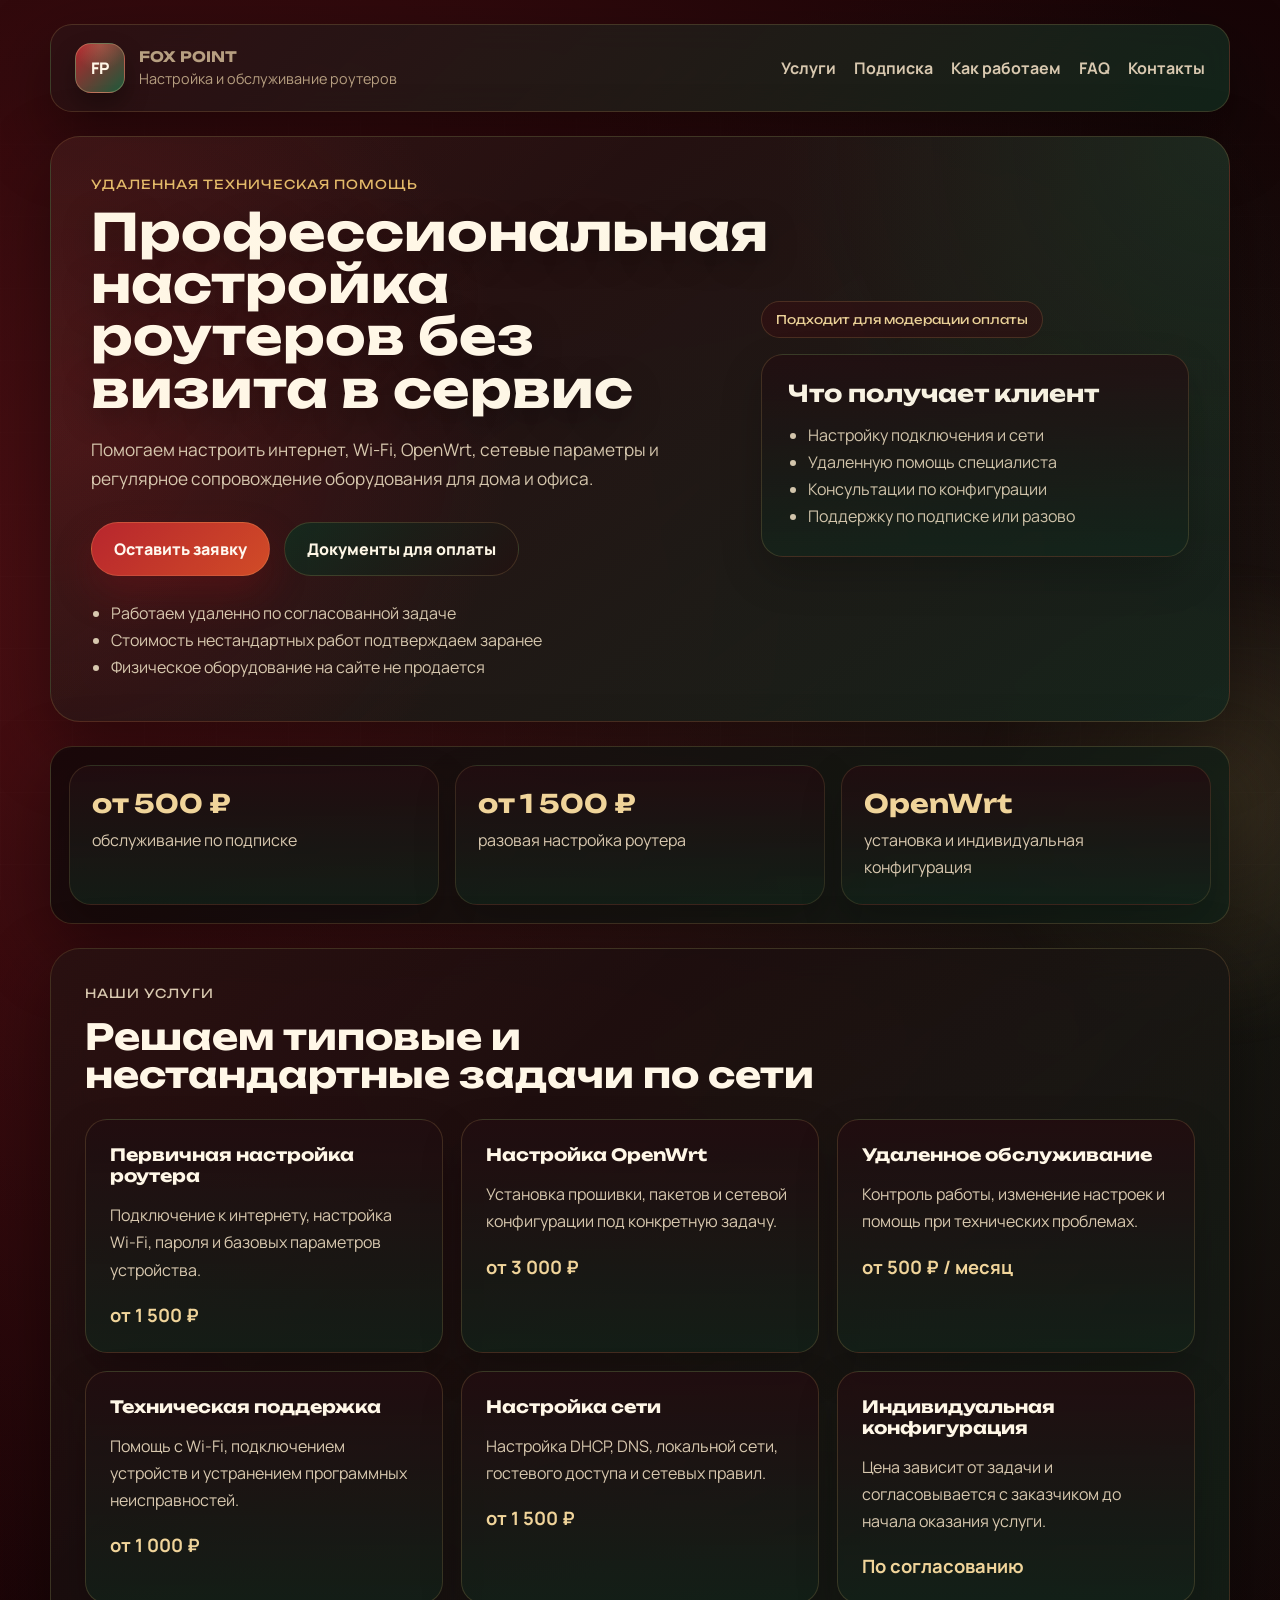
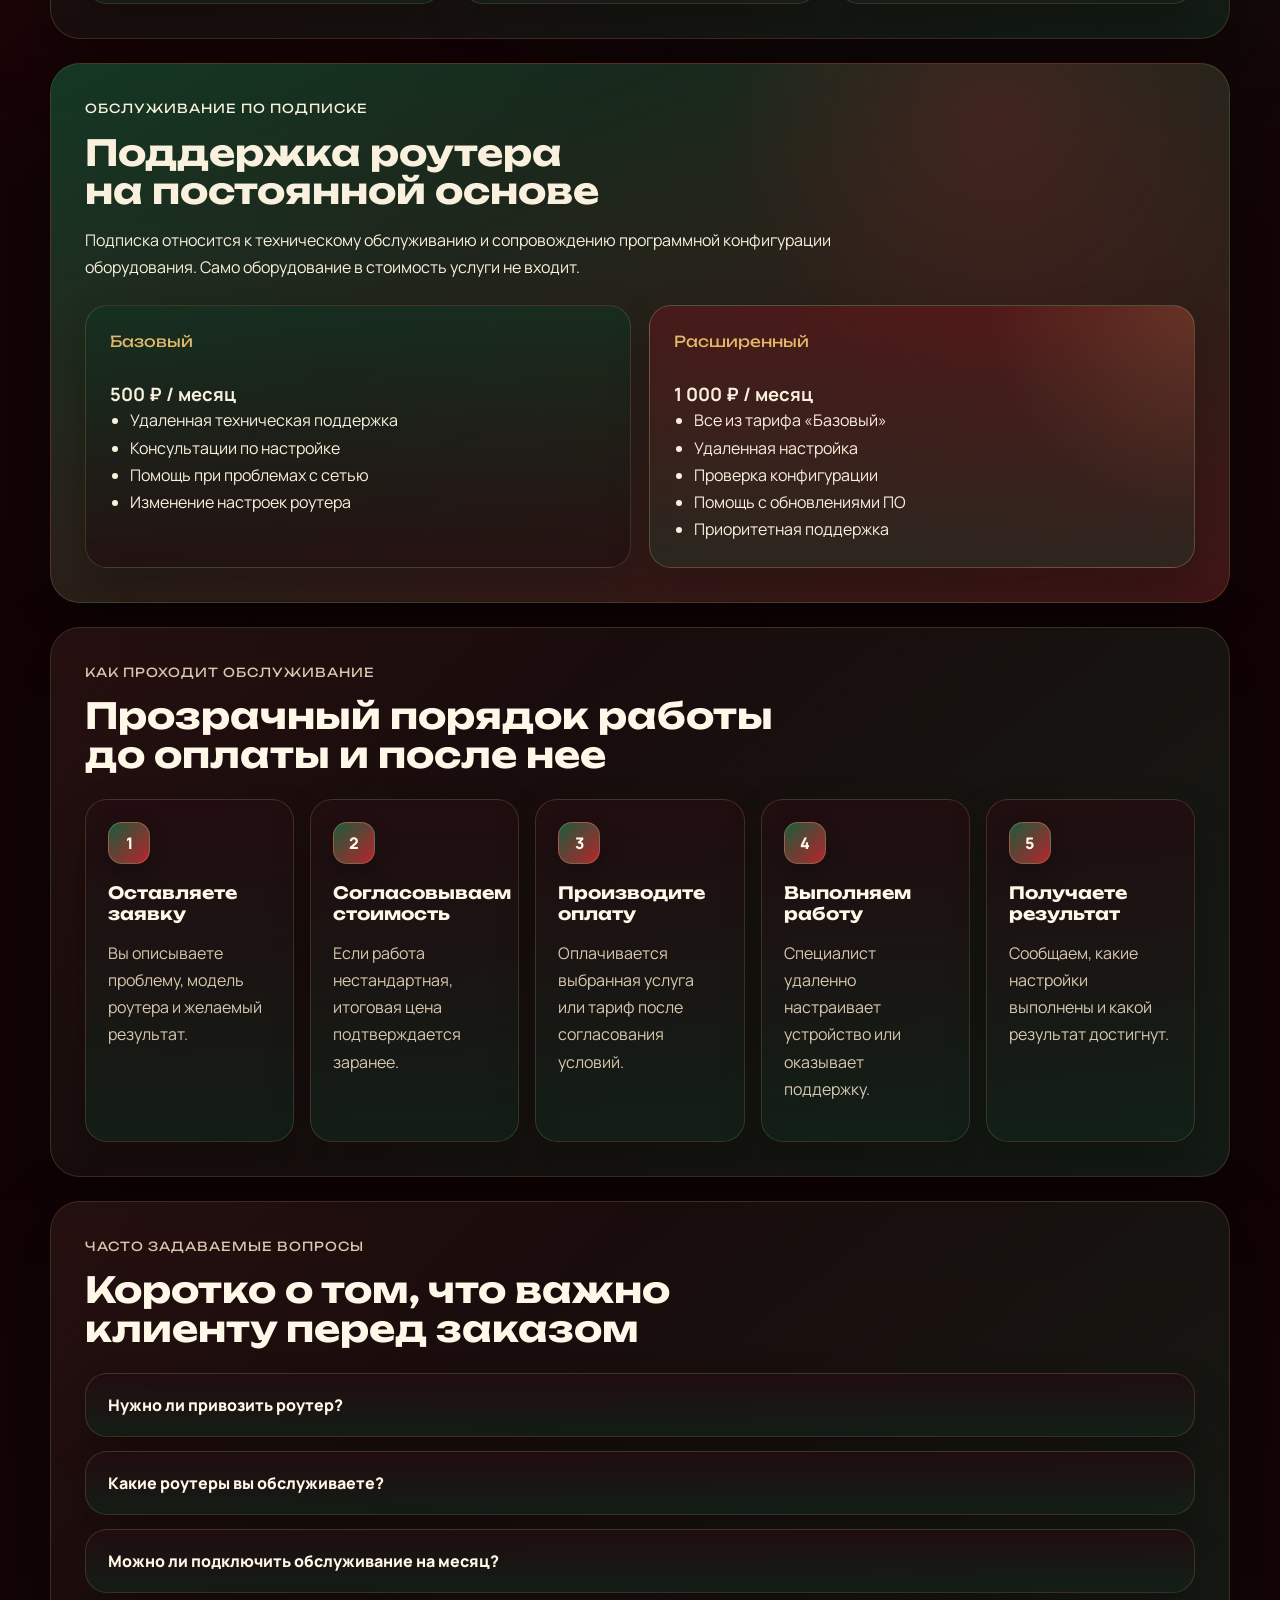
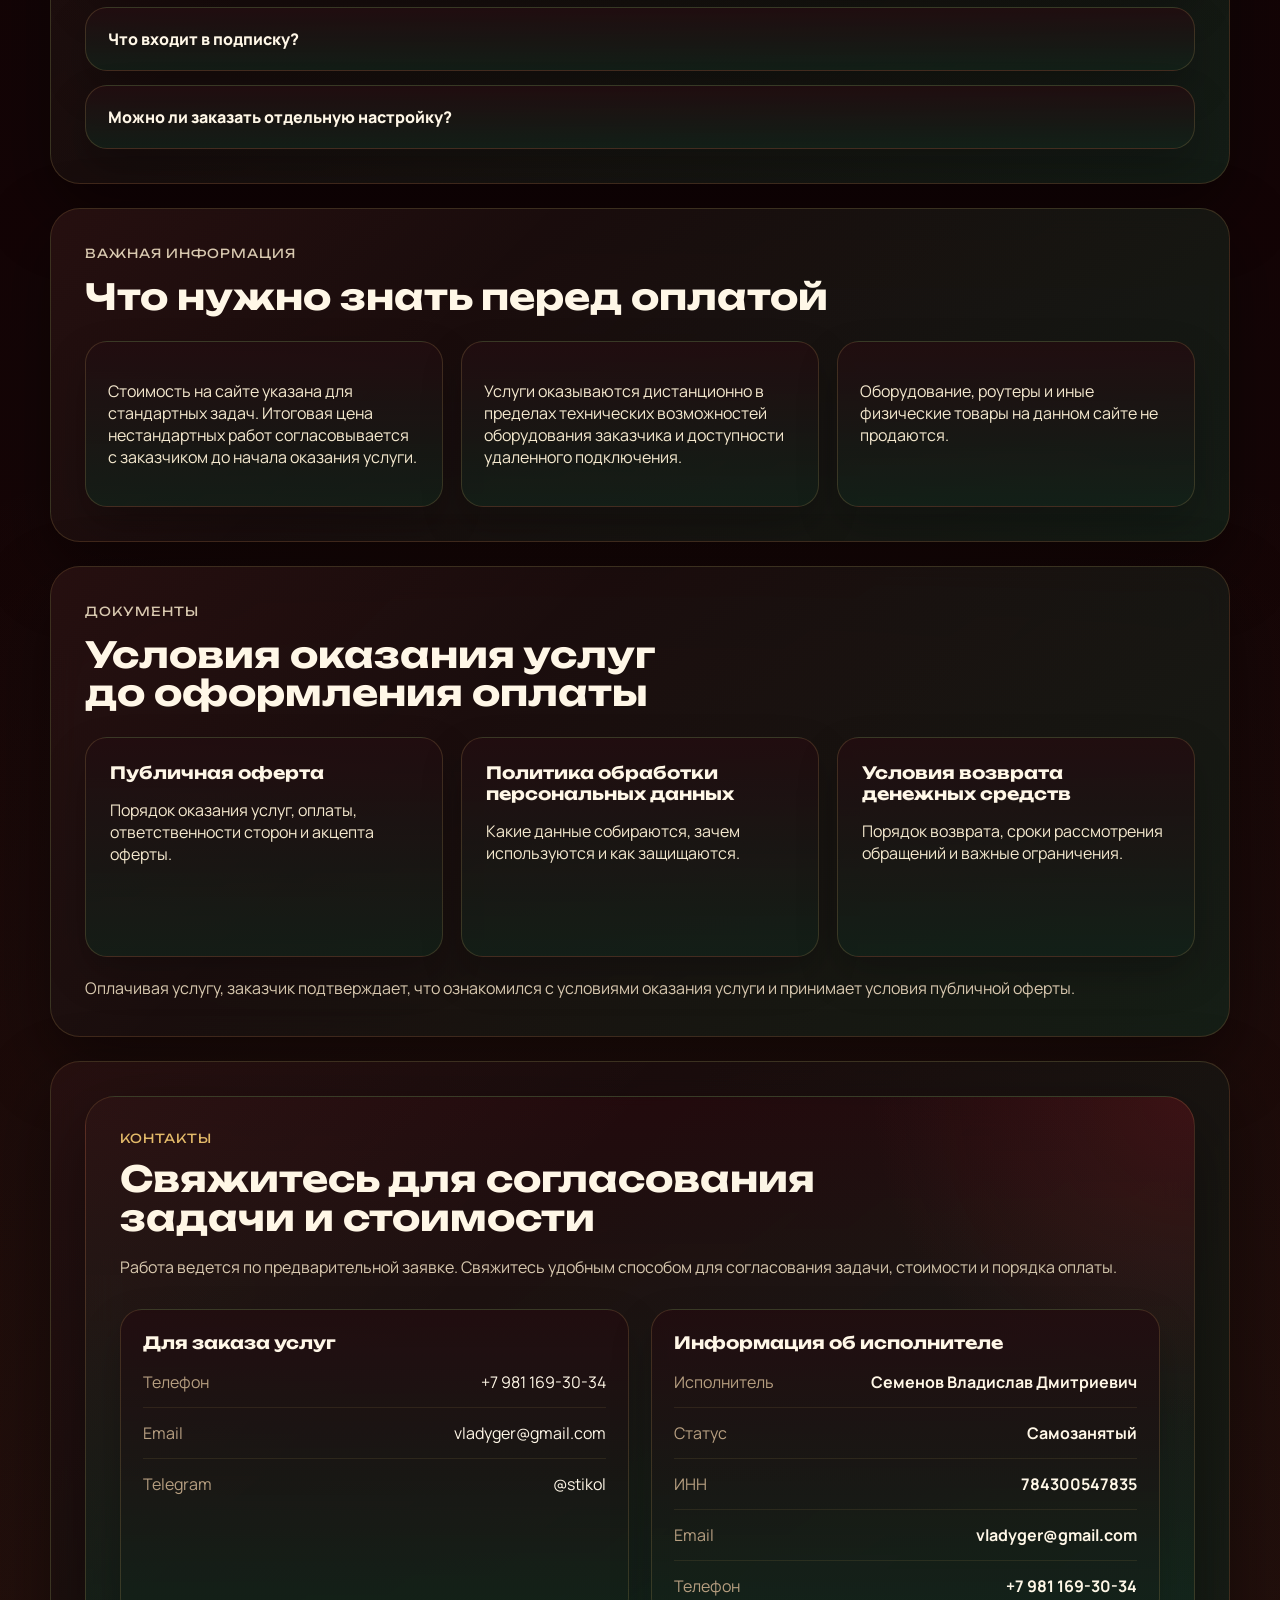
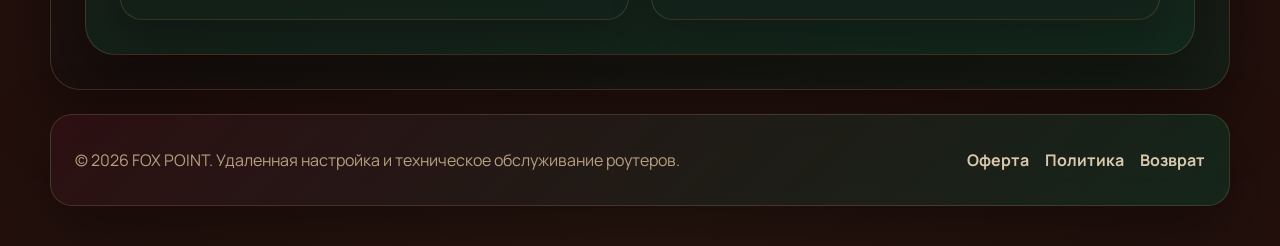
<file: index.html>
<!DOCTYPE html>
<html lang="ru">
<head>
  <meta charset="UTF-8">
  <meta name="viewport" content="width=device-width, initial-scale=1.0">
  <title>Удаленная настройка и обслуживание роутеров</title>
  <meta
    name="description"
    content="Удаленная настройка роутеров, OpenWrt, Wi-Fi и техническая поддержка для дома и офиса."
  >
  <link rel="preconnect" href="https://fonts.googleapis.com">
  <link rel="preconnect" href="https://fonts.gstatic.com" crossorigin>
  <link
    href="https://fonts.googleapis.com/css2?family=Manrope:wght@400;500;700;800&family=Unbounded:wght@500;700&display=swap"
    rel="stylesheet"
  >
  <link rel="icon" href="favicon.ico" sizes="any">
  <link rel="icon" type="image/svg+xml" href="favicon.svg">
  <link rel="shortcut icon" href="favicon.ico">
  <link rel="stylesheet" href="styles.css">
</head>
<body>
  <div class="page-shell">
    <header class="site-header">
      <a class="brand" href="#top">
        <span class="brand-mark">FP</span>
        <span class="brand-text">
          <strong>FOX POINT</strong>
          <span>Настройка и обслуживание роутеров</span>
        </span>
      </a>

      <button class="nav-toggle" type="button" aria-expanded="false" aria-controls="site-nav">
        Меню
      </button>

      <nav class="site-nav" id="site-nav">
        <a href="#services">Услуги</a>
        <a href="#plans">Подписка</a>
        <a href="#process">Как работаем</a>
        <a href="#faq">FAQ</a>
        <a href="#contacts">Контакты</a>
      </nav>
    </header>

    <main id="top">
      <section class="hero">
        <div class="hero-copy">
          <p class="eyebrow">Удаленная техническая помощь</p>
          <h1>Профессиональная настройка роутеров без визита в сервис</h1>
          <p class="hero-text">
            Помогаем настроить интернет, Wi-Fi, OpenWrt, сетевые параметры и регулярное
            сопровождение оборудования для дома и офиса.
          </p>

          <div class="hero-actions">
            <a class="button button-primary" href="#contacts">Оставить заявку</a>
            <a class="button button-secondary" href="#documents">Документы для оплаты</a>
          </div>

          <ul class="hero-points">
            <li>Работаем удаленно по согласованной задаче</li>
            <li>Стоимость нестандартных работ подтверждаем заранее</li>
            <li>Физическое оборудование на сайте не продается</li>
          </ul>
        </div>

        <aside class="hero-panel">
          <div class="panel-badge">Подходит для модерации оплаты</div>
          <div class="panel-card">
            <h2>Что получает клиент</h2>
            <ul>
              <li>Настройку подключения и сети</li>
              <li>Удаленную помощь специалиста</li>
              <li>Консультации по конфигурации</li>
              <li>Поддержку по подписке или разово</li>
            </ul>
          </div>
        </aside>
      </section>

      <section class="stats">
        <article>
          <strong>от 500 ₽</strong>
          <span>обслуживание по подписке</span>
        </article>
        <article>
          <strong>от 1 500 ₽</strong>
          <span>разовая настройка роутера</span>
        </article>
        <article>
          <strong>OpenWrt</strong>
          <span>установка и индивидуальная конфигурация</span>
        </article>
      </section>

      <section class="section" id="services">
        <div class="section-heading">
          <p class="eyebrow">Наши услуги</p>
          <h2>Решаем типовые и нестандартные задачи по сети</h2>
        </div>

        <div class="cards-grid">
          <article class="service-card">
            <h3>Первичная настройка роутера</h3>
            <p>Подключение к интернету, настройка Wi-Fi, пароля и базовых параметров устройства.</p>
            <strong>от 1 500 ₽</strong>
          </article>
          <article class="service-card">
            <h3>Настройка OpenWrt</h3>
            <p>Установка прошивки, пакетов и сетевой конфигурации под конкретную задачу.</p>
            <strong>от 3 000 ₽</strong>
          </article>
          <article class="service-card">
            <h3>Удаленное обслуживание</h3>
            <p>Контроль работы, изменение настроек и помощь при технических проблемах.</p>
            <strong>от 500 ₽ / месяц</strong>
          </article>
          <article class="service-card">
            <h3>Техническая поддержка</h3>
            <p>Помощь с Wi-Fi, подключением устройств и устранением программных неисправностей.</p>
            <strong>от 1 000 ₽</strong>
          </article>
          <article class="service-card">
            <h3>Настройка сети</h3>
            <p>Настройка DHCP, DNS, локальной сети, гостевого доступа и сетевых правил.</p>
            <strong>от 1 500 ₽</strong>
          </article>
          <article class="service-card">
            <h3>Индивидуальная конфигурация</h3>
            <p>Цена зависит от задачи и согласовывается с заказчиком до начала оказания услуги.</p>
            <strong>По согласованию</strong>
          </article>
        </div>
      </section>

      <section class="section accent-section" id="plans">
        <div class="section-heading">
          <p class="eyebrow">Обслуживание по подписке</p>
          <h2>Поддержка роутера на постоянной основе</h2>
          <p>
            Подписка относится к техническому обслуживанию и сопровождению программной
            конфигурации оборудования. Само оборудование в стоимость услуги не входит.
          </p>
        </div>

        <div class="plans-grid">
          <article class="plan-card">
            <span class="plan-name">Базовый</span>
            <strong>500 ₽ / месяц</strong>
            <ul>
              <li>Удаленная техническая поддержка</li>
              <li>Консультации по настройке</li>
              <li>Помощь при проблемах с сетью</li>
              <li>Изменение настроек роутера</li>
            </ul>
          </article>

          <article class="plan-card featured">
            <span class="plan-name">Расширенный</span>
            <strong>1 000 ₽ / месяц</strong>
            <ul>
              <li>Все из тарифа «Базовый»</li>
              <li>Удаленная настройка</li>
              <li>Проверка конфигурации</li>
              <li>Помощь с обновлениями ПО</li>
              <li>Приоритетная поддержка</li>
            </ul>
          </article>
        </div>
      </section>

      <section class="section" id="process">
        <div class="section-heading">
          <p class="eyebrow">Как проходит обслуживание</p>
          <h2>Прозрачный порядок работы до оплаты и после нее</h2>
        </div>

        <div class="timeline">
          <article>
            <span>1</span>
            <h3>Оставляете заявку</h3>
            <p>Вы описываете проблему, модель роутера и желаемый результат.</p>
          </article>
          <article>
            <span>2</span>
            <h3>Согласовываем стоимость</h3>
            <p>Если работа нестандартная, итоговая цена подтверждается заранее.</p>
          </article>
          <article>
            <span>3</span>
            <h3>Производите оплату</h3>
            <p>Оплачивается выбранная услуга или тариф после согласования условий.</p>
          </article>
          <article>
            <span>4</span>
            <h3>Выполняем работу</h3>
            <p>Специалист удаленно настраивает устройство или оказывает поддержку.</p>
          </article>
          <article>
            <span>5</span>
            <h3>Получаете результат</h3>
            <p>Сообщаем, какие настройки выполнены и какой результат достигнут.</p>
          </article>
        </div>
      </section>

      <section class="section" id="faq">
        <div class="section-heading">
          <p class="eyebrow">Часто задаваемые вопросы</p>
          <h2>Коротко о том, что важно клиенту перед заказом</h2>
        </div>

        <div class="faq-list">
          <details>
            <summary>Нужно ли привозить роутер?</summary>
            <p>Нет. Большинство программных настроек и диагностика выполняются удаленно.</p>
          </details>
          <details>
            <summary>Какие роутеры вы обслуживаете?</summary>
            <p>Поддерживаются разные модели. Возможность удаленной настройки зависит от устройства и задачи.</p>
          </details>
          <details>
            <summary>Можно ли подключить обслуживание на месяц?</summary>
            <p>Да. Доступно регулярное техническое обслуживание по подписке.</p>
          </details>
          <details>
            <summary>Что входит в подписку?</summary>
            <p>Подписка включает услуги технической поддержки и программного обслуживания по выбранному тарифу.</p>
          </details>
          <details>
            <summary>Можно ли заказать отдельную настройку?</summary>
            <p>Да. Разовые услуги доступны без оформления подписки.</p>
          </details>
        </div>
      </section>

      <section class="section notice-section">
        <div class="section-heading">
          <p class="eyebrow">Важная информация</p>
          <h2>Что нужно знать перед оплатой</h2>
        </div>

        <div class="notice-grid">
          <article>
            <p>
              Стоимость на сайте указана для стандартных задач. Итоговая цена нестандартных работ
              согласовывается с заказчиком до начала оказания услуги.
            </p>
          </article>
          <article>
            <p>
              Услуги оказываются дистанционно в пределах технических возможностей оборудования
              заказчика и доступности удаленного подключения.
            </p>
          </article>
          <article>
            <p>
              Оборудование, роутеры и иные физические товары на данном сайте не продаются.
            </p>
          </article>
        </div>
      </section>

      <section class="section documents-section" id="documents">
        <div class="section-heading">
          <p class="eyebrow">Документы</p>
          <h2>Условия оказания услуг до оформления оплаты</h2>
        </div>

        <div class="documents-grid">
          <a class="document-card" href="offer.html">
            <h3>Публичная оферта</h3>
            <p>Порядок оказания услуг, оплаты, ответственности сторон и акцепта оферты.</p>
          </a>
          <a class="document-card" href="privacy.html">
            <h3>Политика обработки персональных данных</h3>
            <p>Какие данные собираются, зачем используются и как защищаются.</p>
          </a>
          <a class="document-card" href="refund.html">
            <h3>Условия возврата денежных средств</h3>
            <p>Порядок возврата, сроки рассмотрения обращений и важные ограничения.</p>
          </a>
        </div>

        <p class="documents-note">
          Оплачивая услугу, заказчик подтверждает, что ознакомился с условиями оказания услуги и
          принимает условия публичной оферты.
        </p>
      </section>

      <section class="section contact-section" id="contacts">
        <div class="contact-card">
          <div>
            <p class="eyebrow">Контакты</p>
            <h2>Свяжитесь для согласования задачи и стоимости</h2>
            <p class="contact-note">
              Работа ведется по предварительной заявке. Свяжитесь удобным способом для
              согласования задачи, стоимости и порядка оплаты.
            </p>
          </div>

          <div class="contact-columns">
            <div>
              <h3>Для заказа услуг</h3>
              <ul class="contact-list">
                <li><span>Телефон</span><a href="tel:+79811693034">+7 981 169-30-34</a></li>
                <li><span>Email</span><a href="mailto:vladyger@gmail.com">vladyger@gmail.com</a></li>
                <li><span>Telegram</span><a href="https://t.me/stikol">@stikol</a></li>
              </ul>
            </div>

            <div>
              <h3>Информация об исполнителе</h3>
              <ul class="contact-list">
                <li><span>Исполнитель</span><strong>Семенов Владислав Дмитриевич</strong></li>
                <li><span>Статус</span><strong>Самозанятый</strong></li>
                <li><span>ИНН</span><strong>784300547835</strong></li>
                <li><span>Email</span><strong>vladyger@gmail.com</strong></li>
                <li><span>Телефон</span><strong>+7 981 169-30-34</strong></li>
              </ul>
            </div>
          </div>
        </div>
      </section>
    </main>

    <footer class="site-footer">
      <p>© <span id="year"></span> FOX POINT. Удаленная настройка и техническое обслуживание роутеров.</p>
      <div>
        <a href="offer.html">Оферта</a>
        <a href="privacy.html">Политика</a>
        <a href="refund.html">Возврат</a>
      </div>
    </footer>
  </div>

  <script src="script.js"></script>
</body>
</html>
</file>
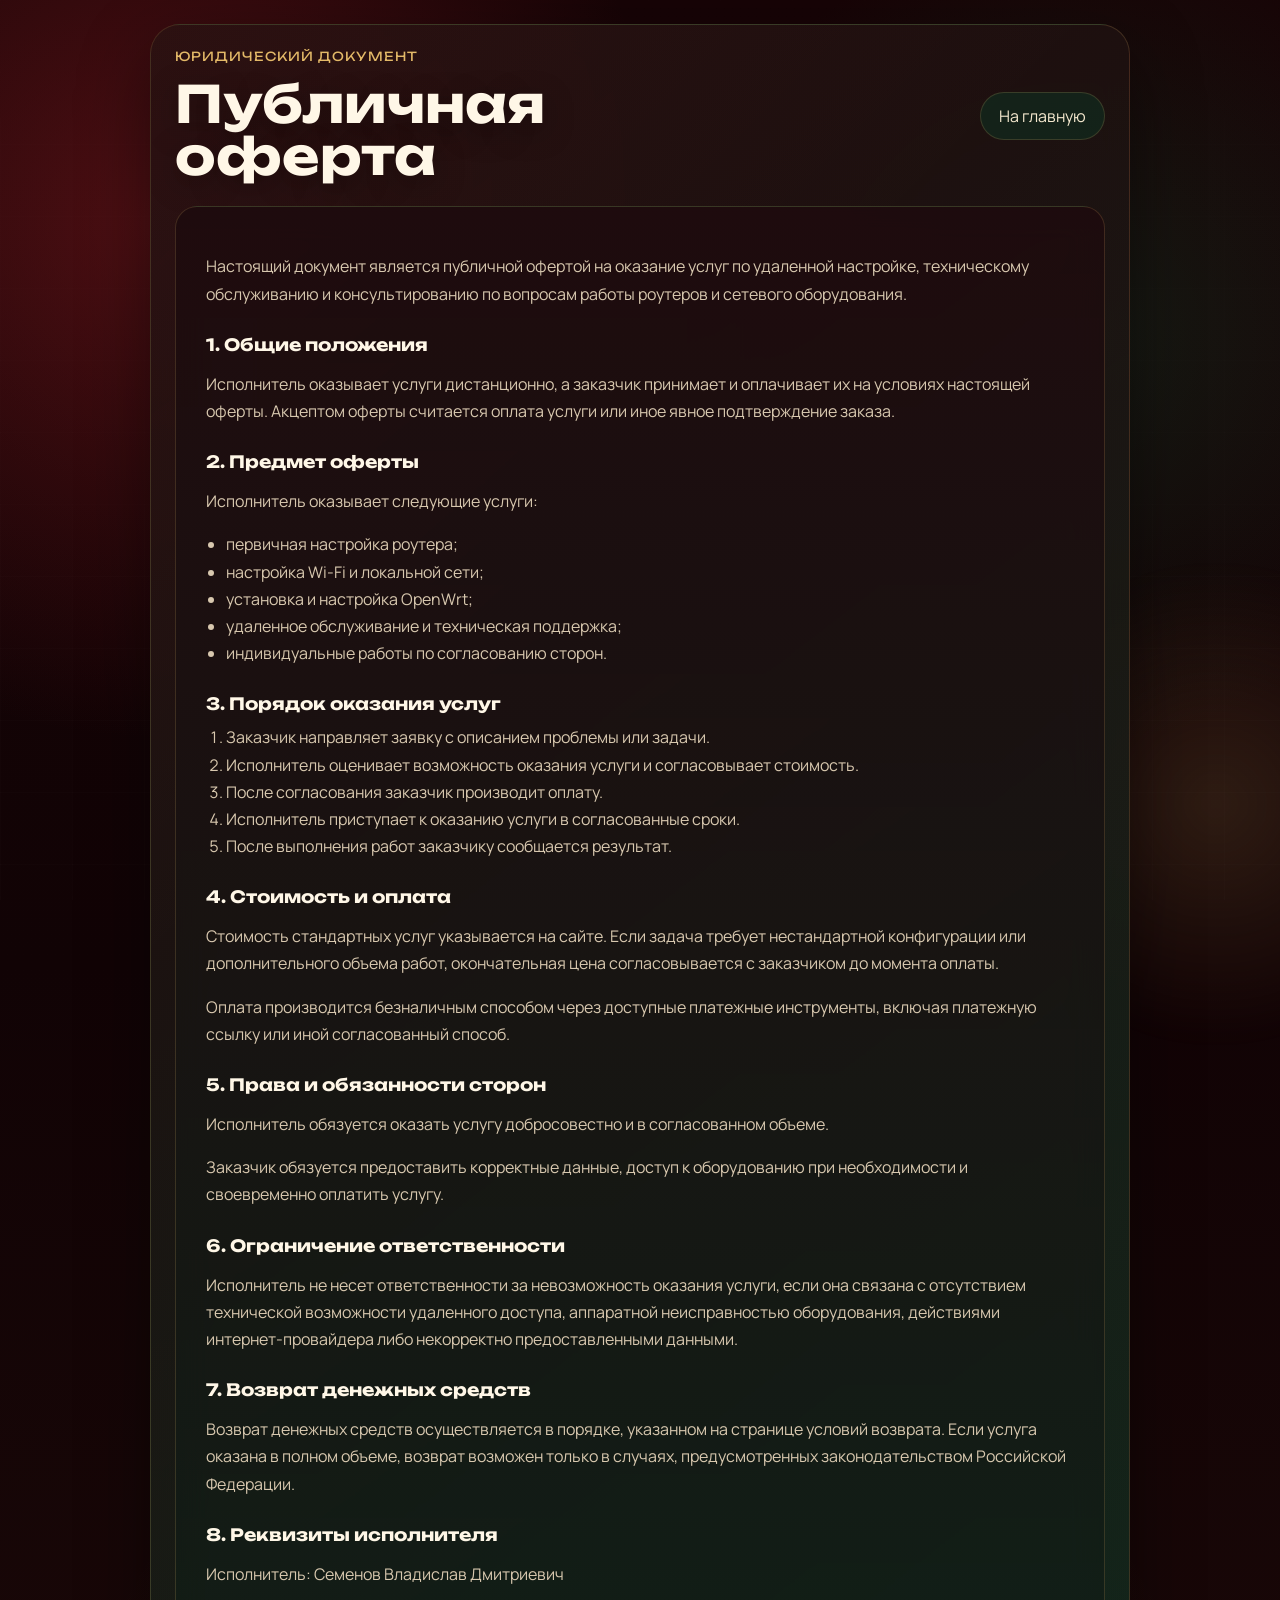
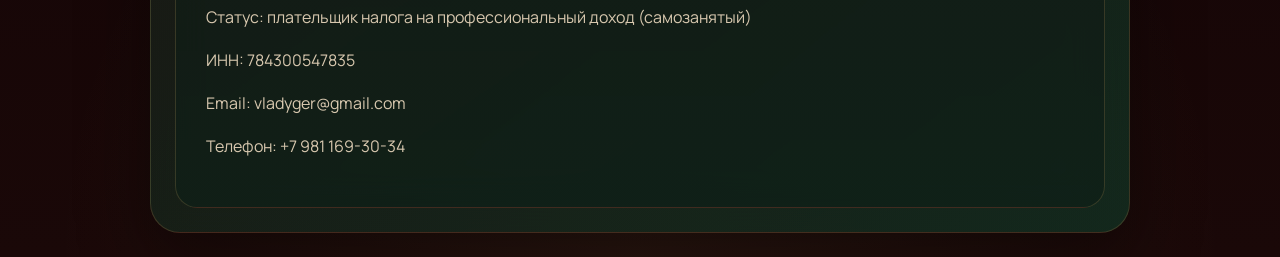
<file: offer.html>
<!DOCTYPE html>
<html lang="ru">
<head>
  <meta charset="UTF-8">
  <meta name="viewport" content="width=device-width, initial-scale=1.0">
  <title>Публичная оферта</title>
  <meta name="description" content="Публичная оферта на оказание услуг по удаленной настройке и обслуживанию роутеров.">
  <link rel="preconnect" href="https://fonts.googleapis.com">
  <link rel="preconnect" href="https://fonts.gstatic.com" crossorigin>
  <link
    href="https://fonts.googleapis.com/css2?family=Manrope:wght@400;500;700;800&family=Unbounded:wght@500;700&display=swap"
    rel="stylesheet"
  >
  <link rel="icon" href="favicon.ico" sizes="any">
  <link rel="icon" type="image/svg+xml" href="favicon.svg">
  <link rel="shortcut icon" href="favicon.ico">
  <link rel="stylesheet" href="styles.css">
</head>
<body>
  <main class="doc-shell">
    <header class="doc-header">
      <div>
        <p class="eyebrow">Юридический документ</p>
        <h1>Публичная оферта</h1>
      </div>
      <a class="doc-back" href="index.html">На главную</a>
    </header>

    <article class="doc-content">
      <section>
        <p>
          Настоящий документ является публичной офертой на оказание услуг по удаленной настройке,
          техническому обслуживанию и консультированию по вопросам работы роутеров и сетевого
          оборудования.
        </p>
      </section>

      <section>
        <h3>1. Общие положения</h3>
        <p>
          Исполнитель оказывает услуги дистанционно, а заказчик принимает и оплачивает их на
          условиях настоящей оферты. Акцептом оферты считается оплата услуги или иное явное
          подтверждение заказа.
        </p>
      </section>

      <section>
        <h3>2. Предмет оферты</h3>
        <p>Исполнитель оказывает следующие услуги:</p>
        <ul>
          <li>первичная настройка роутера;</li>
          <li>настройка Wi-Fi и локальной сети;</li>
          <li>установка и настройка OpenWrt;</li>
          <li>удаленное обслуживание и техническая поддержка;</li>
          <li>индивидуальные работы по согласованию сторон.</li>
        </ul>
      </section>

      <section>
        <h3>3. Порядок оказания услуг</h3>
        <ol>
          <li>Заказчик направляет заявку с описанием проблемы или задачи.</li>
          <li>Исполнитель оценивает возможность оказания услуги и согласовывает стоимость.</li>
          <li>После согласования заказчик производит оплату.</li>
          <li>Исполнитель приступает к оказанию услуги в согласованные сроки.</li>
          <li>После выполнения работ заказчику сообщается результат.</li>
        </ol>
      </section>

      <section>
        <h3>4. Стоимость и оплата</h3>
        <p>
          Стоимость стандартных услуг указывается на сайте. Если задача требует нестандартной
          конфигурации или дополнительного объема работ, окончательная цена согласовывается с
          заказчиком до момента оплаты.
        </p>
        <p>
          Оплата производится безналичным способом через доступные платежные инструменты, включая
          платежную ссылку или иной согласованный способ.
        </p>
      </section>

      <section>
        <h3>5. Права и обязанности сторон</h3>
        <p>Исполнитель обязуется оказать услугу добросовестно и в согласованном объеме.</p>
        <p>
          Заказчик обязуется предоставить корректные данные, доступ к оборудованию при
          необходимости и своевременно оплатить услугу.
        </p>
      </section>

      <section>
        <h3>6. Ограничение ответственности</h3>
        <p>
          Исполнитель не несет ответственности за невозможность оказания услуги, если она связана
          с отсутствием технической возможности удаленного доступа, аппаратной неисправностью
          оборудования, действиями интернет-провайдера либо некорректно предоставленными данными.
        </p>
      </section>

      <section>
        <h3>7. Возврат денежных средств</h3>
        <p>
          Возврат денежных средств осуществляется в порядке, указанном на странице условий
          возврата. Если услуга оказана в полном объеме, возврат возможен только в случаях,
          предусмотренных законодательством Российской Федерации.
        </p>
      </section>

      <section>
        <h3>8. Реквизиты исполнителя</h3>
        <p>Исполнитель: Семенов Владислав Дмитриевич</p>
        <p>Статус: плательщик налога на профессиональный доход (самозанятый)</p>
        <p>ИНН: 784300547835</p>
        <p>Email: vladyger@gmail.com</p>
        <p>Телефон: +7 981 169-30-34</p>
      </section>
    </article>
  </main>
</body>
</html>
</file>
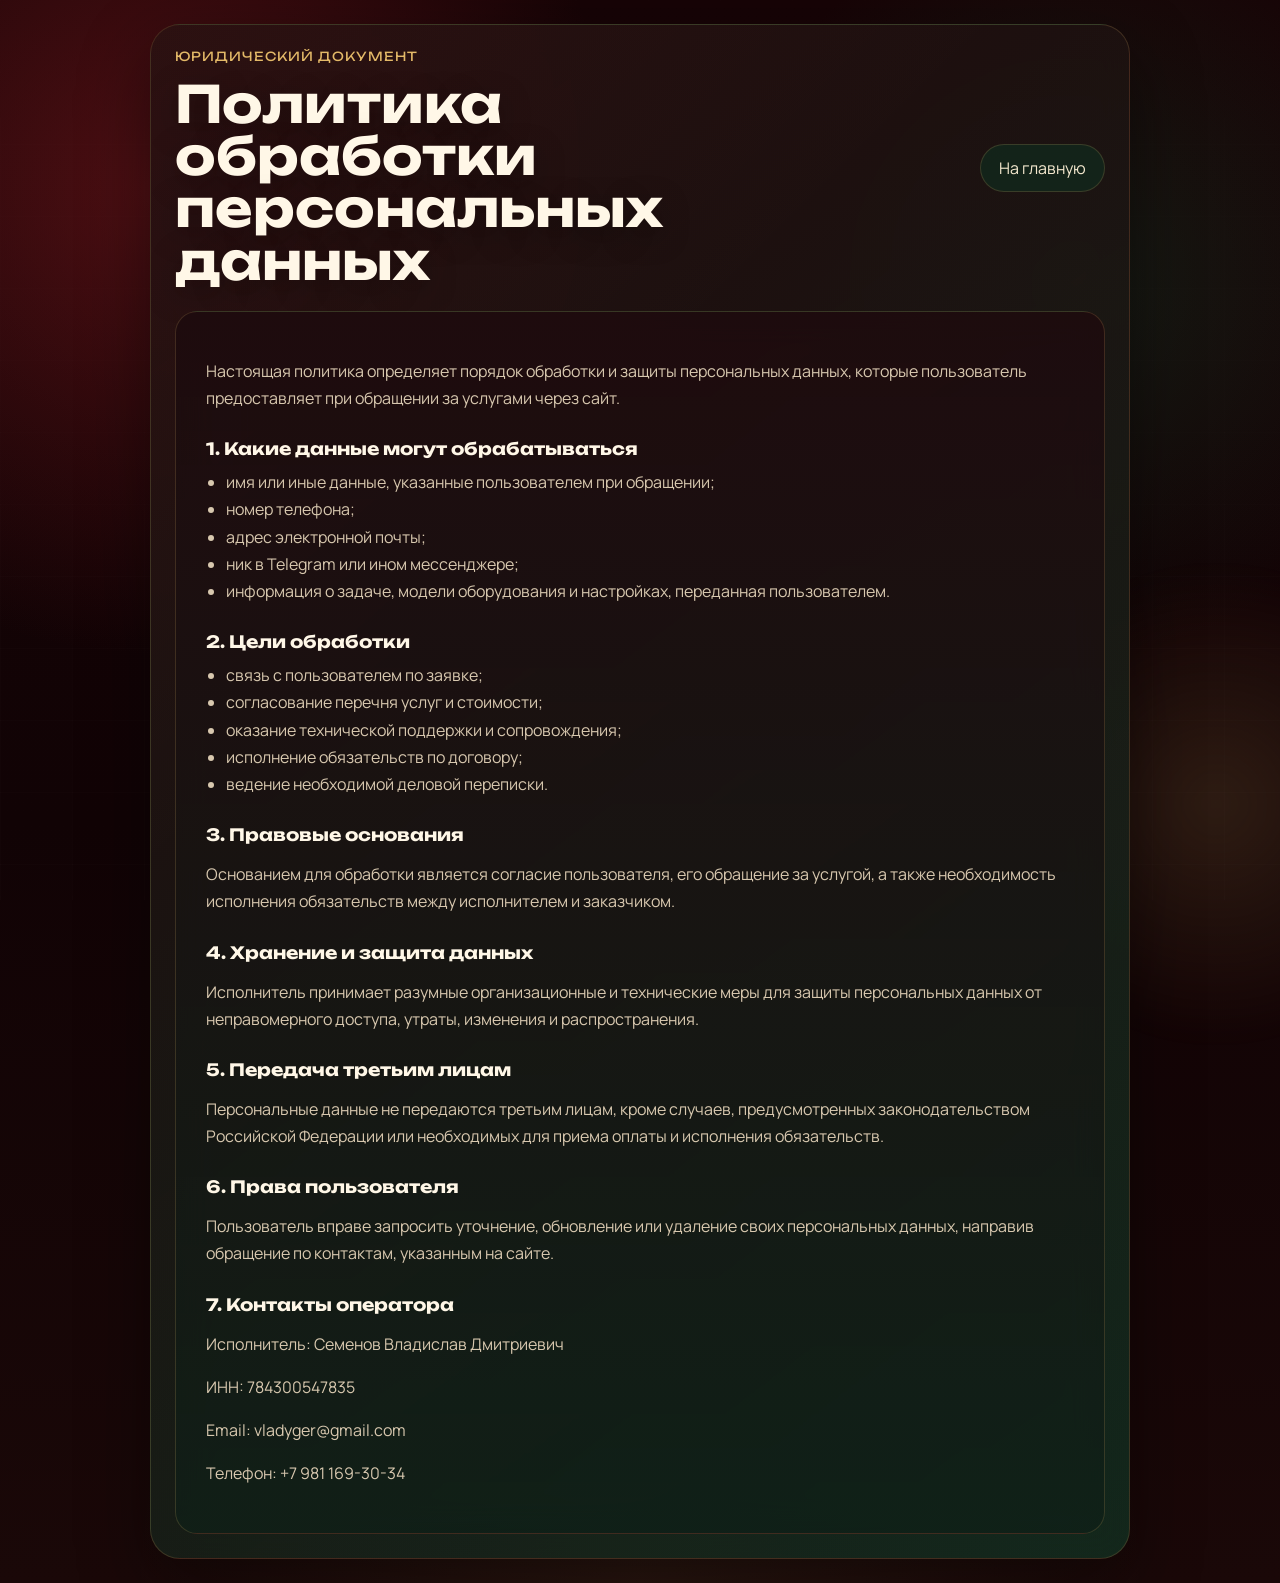
<file: privacy.html>
<!DOCTYPE html>
<html lang="ru">
<head>
  <meta charset="UTF-8">
  <meta name="viewport" content="width=device-width, initial-scale=1.0">
  <title>Политика обработки персональных данных</title>
  <meta name="description" content="Политика обработки персональных данных для сайта услуг по удаленной настройке роутеров.">
  <link rel="preconnect" href="https://fonts.googleapis.com">
  <link rel="preconnect" href="https://fonts.gstatic.com" crossorigin>
  <link
    href="https://fonts.googleapis.com/css2?family=Manrope:wght@400;500;700;800&family=Unbounded:wght@500;700&display=swap"
    rel="stylesheet"
  >
  <link rel="icon" href="favicon.ico" sizes="any">
  <link rel="icon" type="image/svg+xml" href="favicon.svg">
  <link rel="shortcut icon" href="favicon.ico">
  <link rel="stylesheet" href="styles.css">
</head>
<body>
  <main class="doc-shell">
    <header class="doc-header">
      <div>
        <p class="eyebrow">Юридический документ</p>
        <h1>Политика обработки персональных данных</h1>
      </div>
      <a class="doc-back" href="index.html">На главную</a>
    </header>

    <article class="doc-content">
      <section>
        <p>
          Настоящая политика определяет порядок обработки и защиты персональных данных, которые
          пользователь предоставляет при обращении за услугами через сайт.
        </p>
      </section>

      <section>
        <h3>1. Какие данные могут обрабатываться</h3>
        <ul>
          <li>имя или иные данные, указанные пользователем при обращении;</li>
          <li>номер телефона;</li>
          <li>адрес электронной почты;</li>
          <li>ник в Telegram или ином мессенджере;</li>
          <li>информация о задаче, модели оборудования и настройках, переданная пользователем.</li>
        </ul>
      </section>

      <section>
        <h3>2. Цели обработки</h3>
        <ul>
          <li>связь с пользователем по заявке;</li>
          <li>согласование перечня услуг и стоимости;</li>
          <li>оказание технической поддержки и сопровождения;</li>
          <li>исполнение обязательств по договору;</li>
          <li>ведение необходимой деловой переписки.</li>
        </ul>
      </section>

      <section>
        <h3>3. Правовые основания</h3>
        <p>
          Основанием для обработки является согласие пользователя, его обращение за услугой, а
          также необходимость исполнения обязательств между исполнителем и заказчиком.
        </p>
      </section>

      <section>
        <h3>4. Хранение и защита данных</h3>
        <p>
          Исполнитель принимает разумные организационные и технические меры для защиты
          персональных данных от неправомерного доступа, утраты, изменения и распространения.
        </p>
      </section>

      <section>
        <h3>5. Передача третьим лицам</h3>
        <p>
          Персональные данные не передаются третьим лицам, кроме случаев, предусмотренных
          законодательством Российской Федерации или необходимых для приема оплаты и исполнения
          обязательств.
        </p>
      </section>

      <section>
        <h3>6. Права пользователя</h3>
        <p>
          Пользователь вправе запросить уточнение, обновление или удаление своих персональных
          данных, направив обращение по контактам, указанным на сайте.
        </p>
      </section>

      <section>
        <h3>7. Контакты оператора</h3>
        <p>Исполнитель: Семенов Владислав Дмитриевич</p>
        <p>ИНН: 784300547835</p>
        <p>Email: vladyger@gmail.com</p>
        <p>Телефон: +7 981 169-30-34</p>
      </section>
    </article>
  </main>
</body>
</html>
</file>
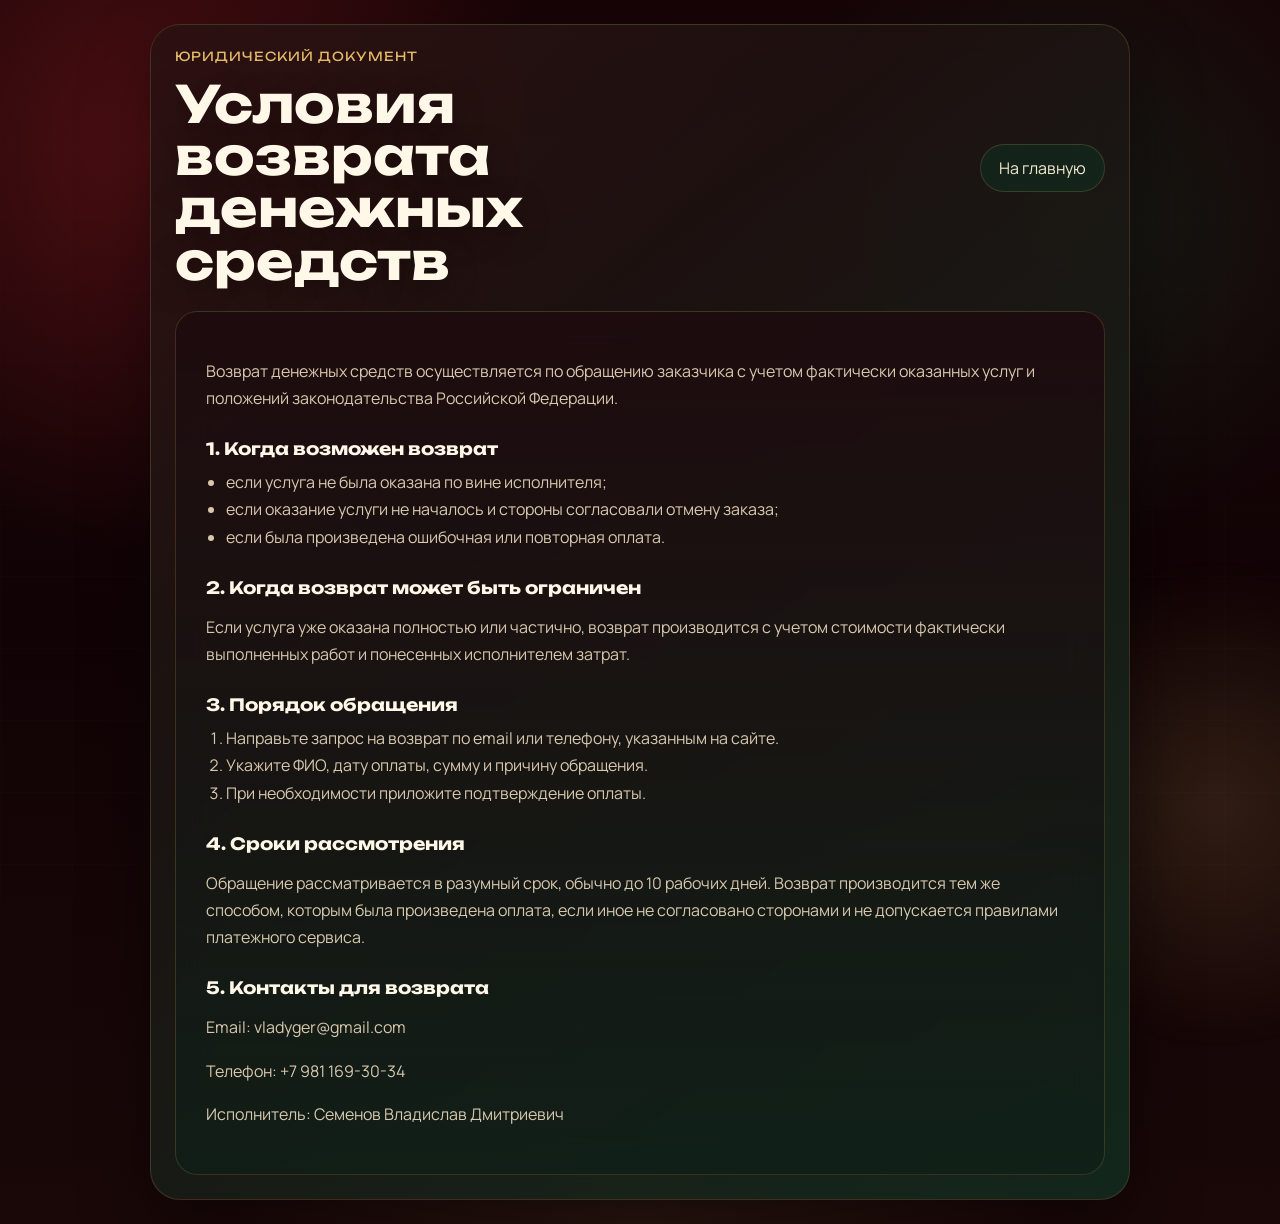
<file: refund.html>
<!DOCTYPE html>
<html lang="ru">
<head>
  <meta charset="UTF-8">
  <meta name="viewport" content="width=device-width, initial-scale=1.0">
  <title>Условия возврата денежных средств</title>
  <meta name="description" content="Порядок возврата денежных средств за услуги по удаленной настройке и обслуживанию роутеров.">
  <link rel="preconnect" href="https://fonts.googleapis.com">
  <link rel="preconnect" href="https://fonts.gstatic.com" crossorigin>
  <link
    href="https://fonts.googleapis.com/css2?family=Manrope:wght@400;500;700;800&family=Unbounded:wght@500;700&display=swap"
    rel="stylesheet"
  >
  <link rel="icon" href="favicon.ico" sizes="any">
  <link rel="icon" type="image/svg+xml" href="favicon.svg">
  <link rel="shortcut icon" href="favicon.ico">
  <link rel="stylesheet" href="styles.css">
</head>
<body>
  <main class="doc-shell">
    <header class="doc-header">
      <div>
        <p class="eyebrow">Юридический документ</p>
        <h1>Условия возврата денежных средств</h1>
      </div>
      <a class="doc-back" href="index.html">На главную</a>
    </header>

    <article class="doc-content">
      <section>
        <p>
          Возврат денежных средств осуществляется по обращению заказчика с учетом фактически
          оказанных услуг и положений законодательства Российской Федерации.
        </p>
      </section>

      <section>
        <h3>1. Когда возможен возврат</h3>
        <ul>
          <li>если услуга не была оказана по вине исполнителя;</li>
          <li>если оказание услуги не началось и стороны согласовали отмену заказа;</li>
          <li>если была произведена ошибочная или повторная оплата.</li>
        </ul>
      </section>

      <section>
        <h3>2. Когда возврат может быть ограничен</h3>
        <p>
          Если услуга уже оказана полностью или частично, возврат производится с учетом стоимости
          фактически выполненных работ и понесенных исполнителем затрат.
        </p>
      </section>

      <section>
        <h3>3. Порядок обращения</h3>
        <ol>
          <li>Направьте запрос на возврат по email или телефону, указанным на сайте.</li>
          <li>Укажите ФИО, дату оплаты, сумму и причину обращения.</li>
          <li>При необходимости приложите подтверждение оплаты.</li>
        </ol>
      </section>

      <section>
        <h3>4. Сроки рассмотрения</h3>
        <p>
          Обращение рассматривается в разумный срок, обычно до 10 рабочих дней. Возврат
          производится тем же способом, которым была произведена оплата, если иное не согласовано
          сторонами и не допускается правилами платежного сервиса.
        </p>
      </section>

      <section>
        <h3>5. Контакты для возврата</h3>
        <p>Email: vladyger@gmail.com</p>
        <p>Телефон: +7 981 169-30-34</p>
        <p>Исполнитель: Семенов Владислав Дмитриевич</p>
      </section>
    </article>
  </main>
</body>
</html>
</file>
<file: styles.css>
:root {
  --bg: #120507;
  --bg-deep: #1a0508;
  --bg-soft: #251011;
  --surface: rgba(31, 12, 14, 0.82);
  --surface-strong: rgba(40, 16, 18, 0.94);
  --surface-green: rgba(15, 42, 28, 0.88);
  --surface-green-soft: rgba(22, 55, 38, 0.74);
  --text: #f5e9cf;
  --text-strong: #fff7e7;
  --muted: #d8c8af;
  --muted-soft: #b79f81;
  --line: rgba(227, 185, 104, 0.18);
  --line-strong: rgba(227, 185, 104, 0.28);
  --accent: #b7242c;
  --accent-deep: #7e141c;
  --accent-glow: rgba(183, 36, 44, 0.3);
  --forest: #1b5b3b;
  --forest-deep: #103624;
  --gold: #e3b968;
  --gold-soft: #f0d49a;
  --shadow: 0 26px 70px rgba(0, 0, 0, 0.42);
  --radius-xl: 30px;
  --radius-lg: 22px;
  --radius-md: 18px;
  --max-width: 1180px;
}

* {
  box-sizing: border-box;
}

html {
  scroll-behavior: smooth;
}

body {
  margin: 0;
  min-width: 320px;
  overflow-x: hidden;
  color: var(--text);
  font-family: "Manrope", sans-serif;
  background:
    radial-gradient(circle at 12% 12%, rgba(183, 36, 44, 0.34), transparent 26%),
    radial-gradient(circle at 84% 18%, rgba(27, 91, 59, 0.26), transparent 22%),
    radial-gradient(circle at 50% 100%, rgba(227, 185, 104, 0.08), transparent 30%),
    linear-gradient(180deg, #170406 0%, #110305 52%, #1a0808 100%);
}

body::before,
body::after {
  position: fixed;
  z-index: -1;
  content: "";
  pointer-events: none;
}

body::before {
  inset: 0;
  background:
    linear-gradient(rgba(255, 255, 255, 0.02) 1px, transparent 1px),
    linear-gradient(90deg, rgba(255, 255, 255, 0.02) 1px, transparent 1px);
  background-size: 72px 72px;
  mask-image: linear-gradient(180deg, rgba(0, 0, 0, 0.24), rgba(0, 0, 0, 0.7));
}

body::after {
  inset: auto -12rem -10rem auto;
  width: 32rem;
  height: 32rem;
  border-radius: 50%;
  background: radial-gradient(circle, rgba(227, 185, 104, 0.14), transparent 66%);
  filter: blur(12px);
}

a {
  color: inherit;
  text-decoration: none;
}

img {
  display: block;
  max-width: 100%;
}

.page-shell {
  width: min(calc(100% - 32px), var(--max-width));
  margin: 0 auto;
  padding: 24px 0 40px;
}

.hero-copy,
.hero-panel,
.section-heading,
.panel-card,
.service-card,
.plan-card,
.document-card,
.notice-grid article,
.timeline article,
.contact-columns > div,
.doc-header > *,
.site-footer > * {
  min-width: 0;
}

.site-header,
.site-footer,
.hero,
.stats,
.section,
.contact-card,
.doc-shell,
.doc-content {
  backdrop-filter: blur(16px);
}

.site-header,
.site-footer {
  display: flex;
  align-items: center;
  justify-content: space-between;
  gap: 20px;
  padding: 18px 24px;
  border: 1px solid var(--line);
  border-radius: var(--radius-lg);
  background: linear-gradient(135deg, rgba(45, 16, 19, 0.94), rgba(18, 43, 30, 0.8));
  box-shadow: var(--shadow);
}

.brand {
  display: inline-flex;
  align-items: center;
  gap: 14px;
}

.brand-mark {
  display: grid;
  place-items: center;
  width: 50px;
  height: 50px;
  border: 1px solid rgba(240, 212, 154, 0.3);
  border-radius: 16px;
  color: var(--text-strong);
  font-weight: 800;
  background:
    radial-gradient(circle at top, rgba(240, 212, 154, 0.2), transparent 50%),
    linear-gradient(135deg, var(--accent), var(--forest));
  box-shadow: 0 12px 24px rgba(0, 0, 0, 0.32);
}

.brand-text {
  display: flex;
  flex-direction: column;
  gap: 3px;
  font-size: 0.9rem;
  color: var(--muted-soft);
}

.brand-text strong,
h1,
h2,
h3,
.plan-name,
.panel-badge,
.eyebrow {
  font-family: "Unbounded", sans-serif;
}

.site-nav {
  display: flex;
  flex-wrap: wrap;
  gap: 18px;
}

.site-nav a,
.site-footer a {
  color: var(--muted);
  font-weight: 700;
  transition: color 0.2s ease, text-shadow 0.2s ease;
}

.site-nav a:hover,
.site-footer a:hover {
  color: var(--gold-soft);
  text-shadow: 0 0 14px rgba(227, 185, 104, 0.35);
}

.nav-toggle {
  display: none;
  padding: 12px 16px;
  border: 1px solid var(--line);
  border-radius: 999px;
  color: var(--text);
  font: inherit;
  background: rgba(19, 40, 29, 0.8);
}

.hero,
.section,
.stats {
  position: relative;
  margin-top: 24px;
  overflow: hidden;
  border: 1px solid var(--line);
  box-shadow: var(--shadow);
}

.hero::before,
.section::before,
.contact-card::before,
.doc-shell::before {
  position: absolute;
  inset: 0;
  background: linear-gradient(135deg, rgba(240, 212, 154, 0.04), transparent 35%, rgba(27, 91, 59, 0.08));
  content: "";
  pointer-events: none;
}

.hero {
  display: grid;
  grid-template-columns: minmax(0, 1.35fr) minmax(280px, 0.9fr);
  gap: 28px;
  padding: 40px;
  border-radius: var(--radius-xl);
  background:
    radial-gradient(circle at right top, rgba(27, 91, 59, 0.24), transparent 34%),
    radial-gradient(circle at left center, rgba(183, 36, 44, 0.22), transparent 38%),
    linear-gradient(145deg, rgba(43, 11, 14, 0.96), rgba(20, 33, 26, 0.9));
}

.eyebrow {
  margin: 0 0 14px;
  color: var(--gold);
  font-size: 0.78rem;
  letter-spacing: 0.08em;
  text-transform: uppercase;
}

h1 {
  margin: 0;
  max-width: 12ch;
  color: var(--text-strong);
  font-size: clamp(2.5rem, 4vw, 4.7rem);
  line-height: 1.02;
  text-wrap: balance;
  overflow-wrap: normal;
  word-break: normal;
  hyphens: none;
  text-shadow: 0 8px 30px rgba(0, 0, 0, 0.34);
}

h2 {
  margin: 0;
  color: var(--text-strong);
  font-size: clamp(1.7rem, 2.8vw, 3rem);
  line-height: 1.08;
  text-wrap: balance;
  overflow-wrap: normal;
  word-break: normal;
  hyphens: none;
}

h3 {
  margin: 0;
  color: var(--text-strong);
  font-size: 1.06rem;
  overflow-wrap: normal;
  word-break: normal;
  hyphens: none;
}

.hero-text,
.section-heading p,
.service-card p,
.plan-card li,
.timeline p,
.documents-note,
.contact-note,
.doc-content p,
.doc-content li,
.panel-card ul,
.hero-points,
.stats span {
  color: var(--muted);
  line-height: 1.7;
}

.hero-text {
  margin: 20px 0 0;
  max-width: 60ch;
  font-size: 1.08rem;
}

.hero-actions {
  display: flex;
  flex-wrap: wrap;
  gap: 14px;
  margin-top: 28px;
}

.button {
  display: inline-flex;
  align-items: center;
  justify-content: center;
  max-width: 100%;
  min-height: 54px;
  padding: 0 22px;
  border-radius: 999px;
  font-weight: 800;
  text-align: center;
  overflow-wrap: anywhere;
  transition: transform 0.2s ease, box-shadow 0.2s ease, background 0.2s ease, border-color 0.2s ease;
}

.button:hover {
  transform: translateY(-2px);
}

.button-primary {
  color: #fff8ef;
  border: 1px solid rgba(255, 214, 130, 0.18);
  background: linear-gradient(135deg, var(--accent), #d14c27);
  box-shadow: 0 18px 36px rgba(120, 17, 24, 0.36);
}

.button-secondary {
  border: 1px solid var(--line);
  color: var(--text-strong);
  background: linear-gradient(135deg, rgba(18, 45, 31, 0.85), rgba(35, 16, 17, 0.85));
}

.button-secondary:hover {
  border-color: var(--line-strong);
  box-shadow: 0 0 0 1px rgba(227, 185, 104, 0.12) inset;
}

.hero-points,
.plan-card ul,
.panel-card ul,
.doc-content ul,
.doc-content ol {
  margin: 0;
  padding-left: 20px;
}

.hero-points {
  margin-top: 24px;
}

.hero-panel {
  display: flex;
  flex-direction: column;
  gap: 16px;
  justify-content: center;
}

.panel-badge {
  align-self: flex-start;
  padding: 10px 14px;
  border: 1px solid rgba(227, 185, 104, 0.18);
  border-radius: 999px;
  color: var(--gold-soft);
  font-size: 0.75rem;
  background: rgba(49, 15, 18, 0.7);
}

.panel-card,
.service-card,
.plan-card,
.timeline article,
.document-card,
.notice-grid article,
.faq-list details,
.stats article,
.contact-columns > div {
  border: 1px solid var(--line);
  border-radius: var(--radius-lg);
  background: linear-gradient(180deg, rgba(34, 13, 16, 0.9), rgba(18, 35, 26, 0.72));
  box-shadow: 0 18px 40px rgba(0, 0, 0, 0.22);
}

.panel-card {
  padding: 26px;
}

.panel-card h2 {
  font-size: 1.45rem;
}

.panel-card ul {
  margin-top: 16px;
}

.stats {
  display: grid;
  grid-template-columns: repeat(3, minmax(0, 1fr));
  gap: 16px;
  padding: 18px;
  border-radius: var(--radius-lg);
  background: linear-gradient(135deg, rgba(22, 8, 10, 0.88), rgba(16, 33, 24, 0.8));
}

.stats article {
  padding: 22px;
  border-color: rgba(227, 185, 104, 0.14);
}

.stats strong {
  display: block;
  margin-bottom: 8px;
  color: var(--gold-soft);
  font-size: 1.6rem;
  font-family: "Unbounded", sans-serif;
}

.section {
  padding: 34px;
  border-radius: var(--radius-xl);
  background: linear-gradient(145deg, rgba(31, 8, 11, 0.88), rgba(19, 29, 22, 0.78));
}

.section-heading {
  position: relative;
  z-index: 1;
  max-width: 760px;
  margin-bottom: 24px;
}

.cards-grid,
.plans-grid,
.documents-grid,
.notice-grid {
  position: relative;
  z-index: 1;
  display: grid;
  gap: 18px;
}

.cards-grid {
  grid-template-columns: repeat(3, minmax(0, 1fr));
}

.service-card,
.plan-card,
.document-card {
  padding: 24px;
}

.service-card strong,
.plan-card strong {
  display: block;
  margin-top: 18px;
  color: var(--gold-soft);
  font-size: 1.15rem;
}

.accent-section {
  background:
    radial-gradient(circle at 80% 10%, rgba(183, 36, 44, 0.22), transparent 26%),
    linear-gradient(160deg, rgba(11, 51, 32, 0.96), rgba(72, 17, 21, 0.92));
}

.accent-section,
.accent-section p,
.accent-section h2,
.accent-section li,
.accent-section strong,
.accent-section .eyebrow,
.featured {
  color: #f9f0dd;
}

.plans-grid {
  grid-template-columns: repeat(2, minmax(0, 1fr));
}

.plan-card {
  background: linear-gradient(180deg, rgba(14, 53, 35, 0.52), rgba(31, 12, 14, 0.62));
}

.plan-name {
  display: inline-block;
  margin-bottom: 12px;
  color: var(--gold);
  font-size: 0.95rem;
}

.featured {
  border-color: rgba(240, 212, 154, 0.22);
  background:
    radial-gradient(circle at top right, rgba(227, 185, 104, 0.16), transparent 34%),
    linear-gradient(180deg, rgba(120, 17, 24, 0.42), rgba(32, 55, 41, 0.46));
}

.timeline {
  position: relative;
  z-index: 1;
  display: grid;
  grid-template-columns: repeat(5, minmax(0, 1fr));
  gap: 16px;
}

.timeline article {
  padding: 22px;
}

.timeline span {
  display: inline-grid;
  place-items: center;
  width: 42px;
  height: 42px;
  margin-bottom: 18px;
  border: 1px solid rgba(240, 212, 154, 0.24);
  border-radius: 14px;
  color: var(--text-strong);
  font-weight: 800;
  background: linear-gradient(135deg, var(--forest), var(--accent));
  box-shadow: 0 10px 22px rgba(0, 0, 0, 0.24);
}

.faq-list {
  position: relative;
  z-index: 1;
  display: grid;
  gap: 14px;
}

.faq-list details {
  padding: 20px 22px;
}

.faq-list summary {
  cursor: pointer;
  color: var(--text-strong);
  font-weight: 800;
  list-style: none;
  overflow-wrap: anywhere;
}

.faq-list summary::-webkit-details-marker {
  display: none;
}

.faq-list p {
  margin: 14px 0 0;
  color: var(--muted);
}

.notice-grid {
  grid-template-columns: repeat(3, minmax(0, 1fr));
}

.notice-grid article {
  padding: 22px;
}

.documents-grid {
  grid-template-columns: repeat(3, minmax(0, 1fr));
}

.document-card {
  min-height: 220px;
  transition: transform 0.2s ease, border-color 0.2s ease, box-shadow 0.2s ease;
}

.document-card:hover {
  transform: translateY(-4px);
  border-color: var(--line-strong);
  box-shadow: 0 20px 46px rgba(0, 0, 0, 0.3);
}

.documents-note {
  position: relative;
  z-index: 1;
  margin: 18px 0 0;
}

.contact-card {
  position: relative;
  padding: 34px;
  overflow: hidden;
  border: 1px solid var(--line);
  border-radius: var(--radius-xl);
  background:
    radial-gradient(circle at right top, rgba(183, 36, 44, 0.18), transparent 26%),
    linear-gradient(180deg, rgba(35, 10, 13, 0.92), rgba(18, 38, 28, 0.78));
  box-shadow: var(--shadow);
}

.contact-columns {
  position: relative;
  z-index: 1;
  display: grid;
  grid-template-columns: repeat(2, minmax(0, 1fr));
  gap: 22px;
  margin-top: 28px;
}

.contact-columns > div {
  padding: 22px;
}

.contact-list {
  display: grid;
  gap: 14px;
  padding: 0;
  margin: 18px 0 0;
  list-style: none;
}

.contact-list li {
  display: flex;
  justify-content: space-between;
  gap: 16px;
  padding-bottom: 14px;
  border-bottom: 1px solid rgba(227, 185, 104, 0.1);
}

.contact-list li:last-child {
  padding-bottom: 0;
  border-bottom: 0;
}

.contact-list span {
  color: var(--muted-soft);
}

.contact-list a,
.contact-list strong {
  color: var(--text-strong);
}

.site-footer {
  margin-top: 24px;
}

.site-footer p {
  color: var(--muted-soft);
}

.site-footer div {
  display: flex;
  flex-wrap: wrap;
  gap: 16px;
}

.doc-shell {
  position: relative;
  overflow: hidden;
  width: min(calc(100% - 32px), 980px);
  margin: 24px auto;
  padding: 24px;
  border: 1px solid var(--line);
  border-radius: var(--radius-xl);
  background: linear-gradient(145deg, rgba(35, 9, 12, 0.94), rgba(17, 39, 28, 0.88));
  box-shadow: var(--shadow);
}

.doc-header {
  position: relative;
  z-index: 1;
  display: flex;
  align-items: center;
  justify-content: space-between;
  gap: 20px;
  margin-bottom: 24px;
}

.doc-back {
  display: inline-flex;
  align-items: center;
  gap: 10px;
  padding: 12px 18px;
  border: 1px solid var(--line);
  border-radius: 999px;
  background: rgba(19, 40, 29, 0.82);
}

.doc-content {
  position: relative;
  z-index: 1;
  padding: 30px;
  border: 1px solid var(--line);
  border-radius: var(--radius-lg);
  background: linear-gradient(180deg, rgba(30, 11, 14, 0.9), rgba(15, 31, 23, 0.76));
}

.doc-content section + section {
  margin-top: 26px;
}

.doc-content h3 {
  margin-bottom: 10px;
}

@media (max-width: 1080px) {
  .hero,
  .cards-grid,
  .timeline,
  .notice-grid,
  .documents-grid {
    grid-template-columns: repeat(2, minmax(0, 1fr));
  }

  .hero {
    gap: 22px;
    padding: 32px;
  }

  .hero-panel,
  .section-heading {
    max-width: none;
  }

  .cards-grid .service-card:last-child {
    grid-column: span 2;
  }
}

@media (max-width: 820px) {
  .page-shell,
  .doc-shell {
    width: min(calc(100% - 20px), var(--max-width));
  }

  .site-header,
  .site-footer,
  .hero,
  .section,
  .contact-card,
  .doc-shell,
  .doc-content {
    padding-left: 20px;
    padding-right: 20px;
  }

  .site-header {
    align-items: flex-start;
    flex-direction: column;
    gap: 14px;
  }

  .nav-toggle {
    display: inline-flex;
  }

  .site-nav {
    display: none;
    width: 100%;
    padding-top: 12px;
  }

  .site-nav.is-open {
    display: grid;
  }

  .hero-copy,
  .hero-panel,
  .panel-card,
  .hero-actions,
  .hero-points,
  .contact-columns > div,
  .contact-list,
  .contact-list li,
  .doc-content,
  .doc-header {
    width: 100%;
  }

  .hero,
  .stats,
  .cards-grid,
  .plans-grid,
  .timeline,
  .notice-grid,
  .documents-grid,
  .contact-columns,
  .site-footer {
    grid-template-columns: 1fr;
  }

  .site-footer {
    justify-items: start;
  }

  .cards-grid .service-card:last-child {
    grid-column: auto;
  }

  h1 {
    max-width: none;
    font-size: clamp(2.1rem, 7.6vw, 3.6rem);
    line-height: 1.06;
  }

  h2 {
    font-size: clamp(1.55rem, 5.2vw, 2.4rem);
  }

  .hero {
    padding: 24px;
    gap: 18px;
  }

  .hero-actions {
    gap: 12px;
  }

  .button {
    min-width: 0;
    padding-left: 18px;
    padding-right: 18px;
  }

  .timeline article,
  .panel-card,
  .service-card,
  .plan-card,
  .document-card,
  .notice-grid article,
  .contact-columns > div {
    padding: 20px;
  }

  .section {
    padding: 24px;
  }
}

@media (max-width: 560px) {
  .page-shell {
    padding-top: 14px;
    padding-bottom: 24px;
  }

  .brand {
    align-items: flex-start;
  }

  .brand-mark {
    width: 44px;
    height: 44px;
  }

  .hero,
  .section,
  .contact-card,
  .doc-content {
    padding: 18px;
  }

  .site-header,
  .site-footer,
  .doc-shell {
    padding: 16px;
  }

  .brand {
    gap: 10px;
  }

  .brand-text {
    font-size: 0.8rem;
  }

  .brand-text strong {
    font-size: 0.95rem;
  }

  .nav-toggle {
    min-height: 46px;
    padding: 10px 16px;
  }

  .hero {
    padding: 16px;
    gap: 14px;
  }

  .eyebrow {
    margin-bottom: 10px;
    font-size: 0.72rem;
    letter-spacing: 0.06em;
  }

  .hero-actions,
  .doc-header {
    flex-direction: column;
    align-items: stretch;
  }

  .hero-actions {
    gap: 10px;
  }

  .button,
  .doc-back {
    width: 100%;
  }

  h1 {
    max-width: none;
    font-size: clamp(1.3rem, 6.9vw, 1.82rem);
    line-height: 1.1;
    letter-spacing: -0.025em;
  }

  h2 {
    font-size: clamp(1.25rem, 6.7vw, 1.8rem);
    line-height: 1.12;
  }

  .button {
    min-height: 50px;
    font-size: 0.94rem;
  }

  .hero-text,
  .section-heading p,
  .contact-note,
  .documents-note {
    font-size: 0.94rem;
    line-height: 1.6;
  }

  .hero-points,
  .panel-card ul,
  .plan-card ul,
  .faq-list p,
  .contact-list,
  .doc-content p,
  .doc-content li {
    font-size: 0.92rem;
    line-height: 1.6;
  }

  .stats {
    gap: 12px;
    padding: 14px;
  }

  .stats strong {
    font-size: 1.35rem;
  }

  .stats article,
  .timeline article,
  .panel-card,
  .service-card,
  .plan-card,
  .document-card,
  .notice-grid article,
  .contact-columns > div {
    padding: 18px;
  }

  .faq-list details {
    padding: 16px 18px;
  }

  .panel-badge,
  .plan-name {
    font-size: 0.7rem;
  }

  .site-footer {
    gap: 10px;
  }

  .contact-list li {
    flex-direction: column;
    gap: 8px;
  }
}
</file>
